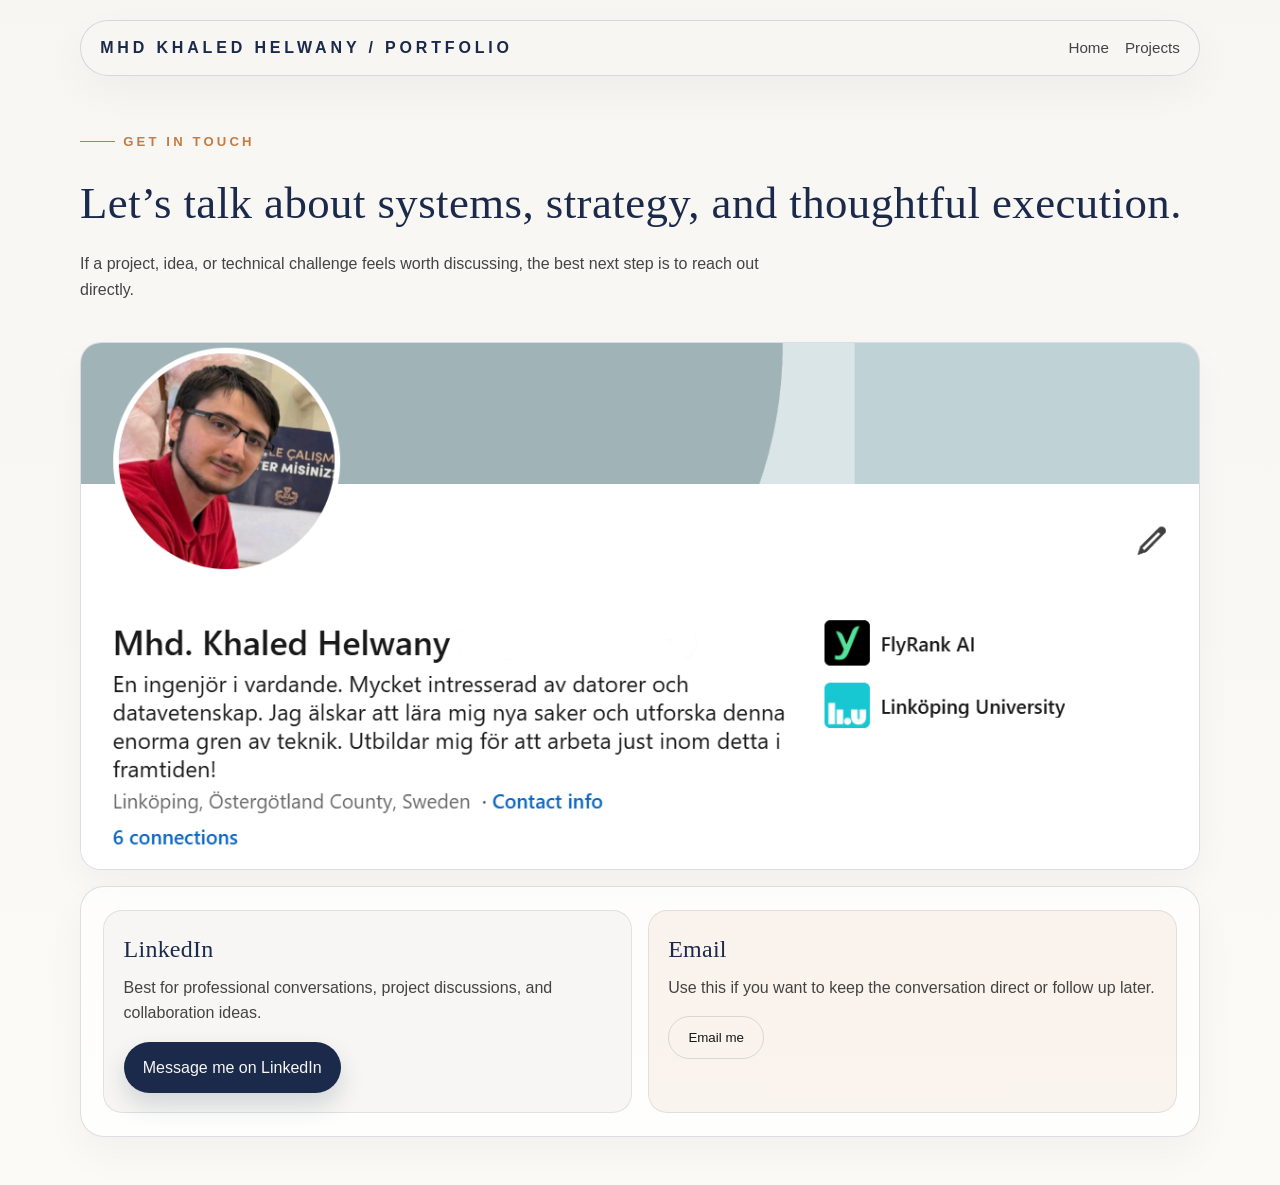
<file: contact.html>
<!DOCTYPE html>
<html lang="en">
  <head>
    <meta charset="UTF-8" />
    <meta name="viewport" content="width=device-width, initial-scale=1.0" />
    <meta
      name="description"
      content="Contact page for reaching out through LinkedIn or email."
    />
    <title>contact</title>
    <link rel="stylesheet" href="styles.css" />
  </head>
  <body>
    <div class="site-shell">
      <header class="site-header">
        <nav class="navbar" aria-label="Primary navigation">
          <a class="brand" href="index.html">Mhd Khaled Helwany / Portfolio</a>
          <div class="nav-links">
            <a href="index.html">Home</a>
            <a href="projects.html">Projects</a>
          </div>
        </nav>
      </header>

      <main>
        <section class="page-intro contact-intro" aria-labelledby="contact-title">
          <div class="eyebrow">Get in touch</div>
          <h1 id="contact-title">Let’s talk about systems, strategy, and thoughtful execution.</h1>
          <p>
            If a project, idea, or technical challenge feels worth discussing, the best next step is to reach out directly.
          </p>
        </section>

        <section class="section" aria-label="Contact actions">
          <div class="contact-banner">
            <img src="images/LinkedIn_banner.png" alt="LinkedIn banner" />
          </div>
          <div class="contact-card">
            <div class="contact-action">
              <h2>LinkedIn</h2>
              <p>Best for professional conversations, project discussions, and collaboration ideas.</p>
              <a class="btn btn-primary" href="https://www.linkedin.com/in/mhd-khaled-helwany-129b9b315" target="_blank" rel="noreferrer">Message me on LinkedIn</a>
            </div>
            <div class="contact-action contact-action-secondary">
              <h2>Email</h2>
              <p>Use this if you want to keep the conversation direct or follow up later.</p>
              <button class="btn btn-secondary email-trigger" type="button">Email me</button>
            </div>
          </div>
        </section>
      </main>
    </div>

    <div class="email-modal" id="emailModal" aria-hidden="true">
      <div class="email-modal-card" role="dialog" aria-modal="true" aria-labelledby="emailModalTitle">
        <button class="email-modal-close" type="button" aria-label="Close email dialog">×</button>
        <h3 id="emailModalTitle">My email address</h3>
        <p>Use the button below to copy my email for later.</p>
        <div class="email-modal-row">
          <span class="email-address">MKhelwani@gmail.com</span>
          <button class="copy-email-btn" type="button">Copy</button>
        </div>
        <p class="email-status" aria-live="polite"></p>
      </div>
    </div>

    <script src="script.js"></script>
  </body>
</html>
</file>
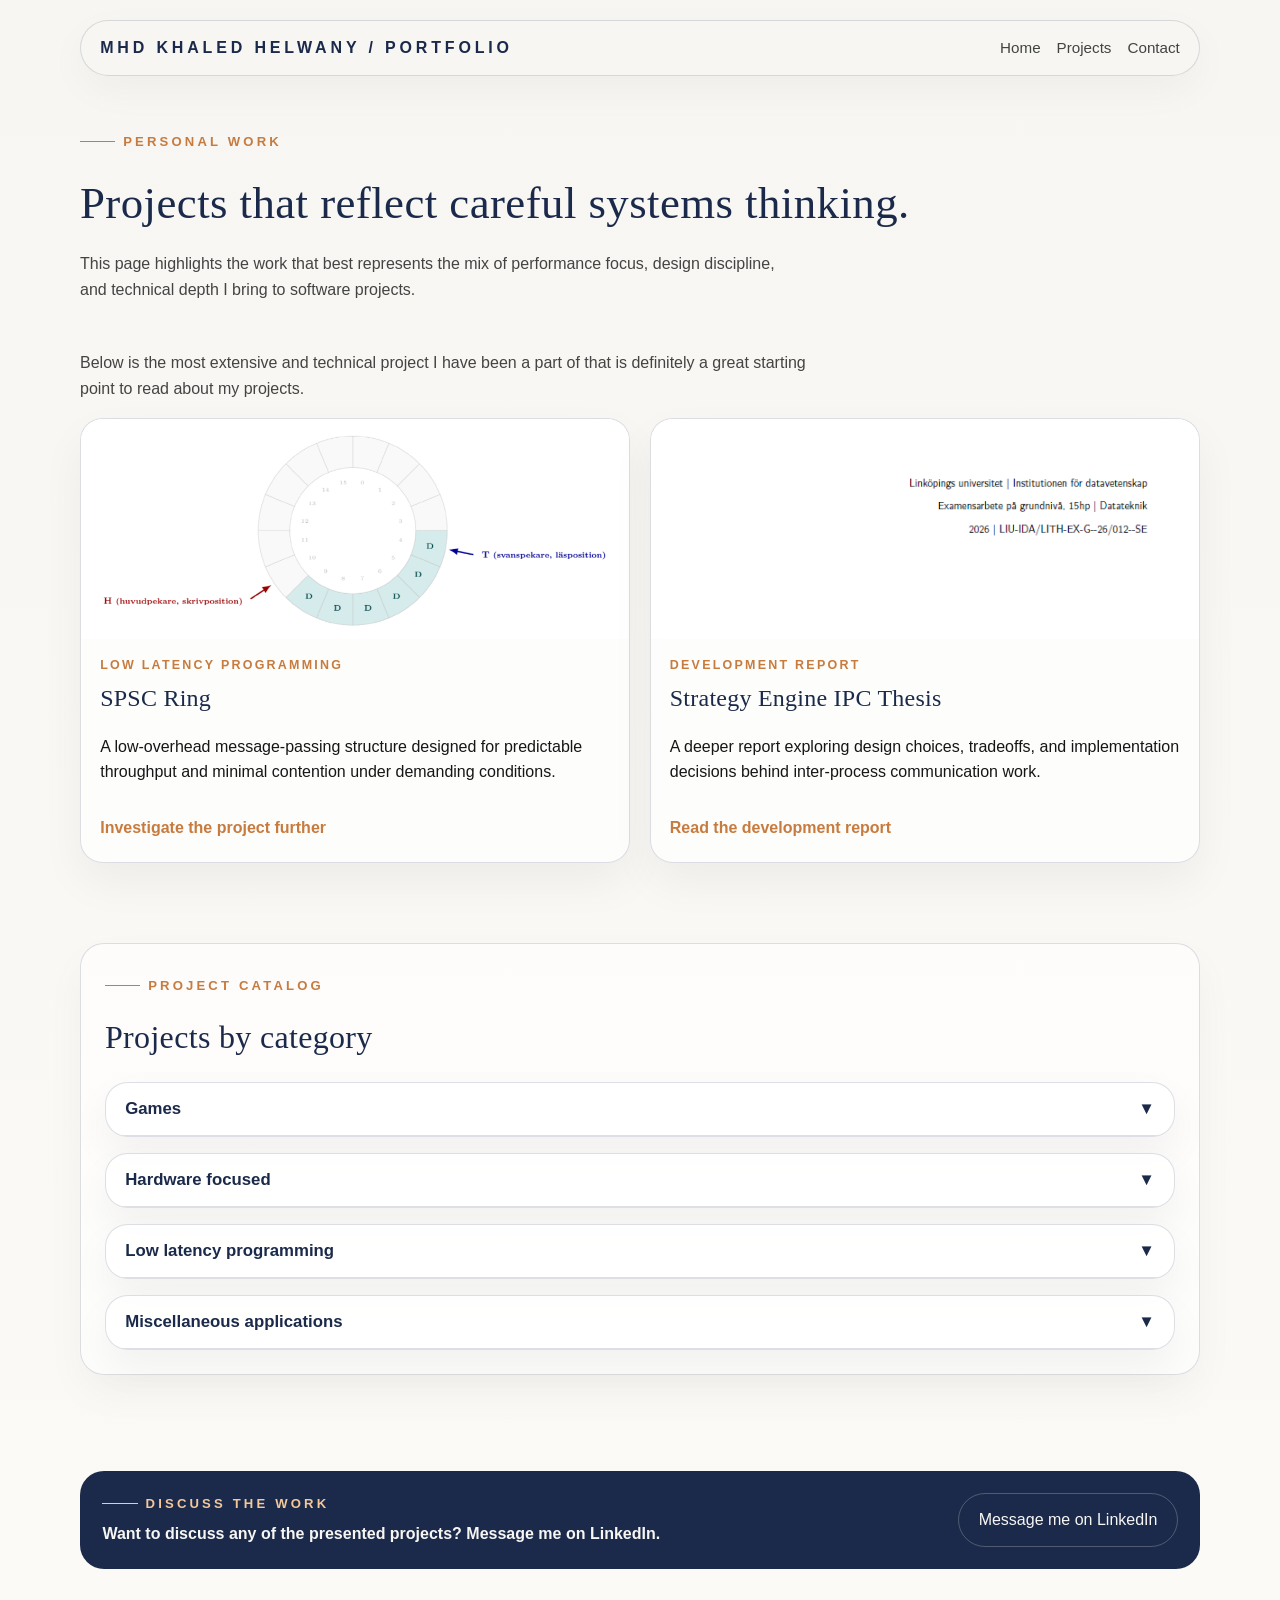
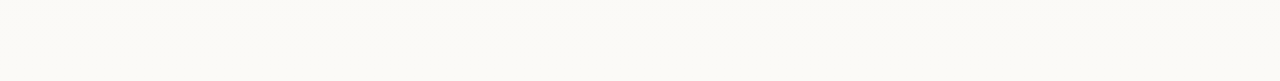
<file: projects.html>
<!DOCTYPE html>
<html lang="en">
  <head>
    <meta charset="UTF-8" />
    <meta name="viewport" content="width=device-width, initial-scale=1.0" />
    <meta
      name="description"
      content="Projects page featuring systems work, reports, and a portfolio overview for a low-latency engineering profile."
    />
    <title>Projects</title>
    <link rel="stylesheet" href="styles.css" />
  </head>
  <body>
    <div class="site-shell">
      <header class="site-header">
        <nav class="navbar" aria-label="Primary navigation">
          <a class="brand" href="index.html">Mhd Khaled Helwany / Portfolio</a>
          <div class="nav-links">
            <a href="index.html">Home</a>
            <a href="projects.html">Projects</a>
            <a href="contact.html">Contact</a>
          </div>
        </nav>
      </header>

      <main>
        <section class="page-intro" aria-labelledby="projects-title">
          <div class="eyebrow">Personal work</div>
          <h1 id="projects-title">Projects that reflect careful systems thinking.</h1>
          <p>
            This page highlights the work that best represents the mix of performance focus, design discipline, and technical depth I bring to software projects.
          </p>
        </section>

        <section class="section" aria-label="Highlighted work">
          <p class="project-intro-text">
            Below is the most extensive and technical project I have been a part of that is definitely a great starting point to read about my projects.
          </p>
          <div class="highlight-grid">
            <article class="project-card project-card-featured">
              <img src="images/SPSC.png" alt="Illustration of a single-producer, single-consumer ring buffer" />
              <div class="project-card-body">
                <p class="project-tag">Low latency programming</p>
                <h2>SPSC Ring</h2>
                <p>
                  A low-overhead message-passing structure designed for predictable throughput and minimal contention under demanding conditions.
                </p>
                <a class="page-link-btn" href="spsc.html">Investigate the project further</a>
              </div>
            </article>

            <article class="project-card">
              <img src="images/SPSC_report.png" alt="Development report covering strategy engine IPC design" />
              <div class="project-card-body">
                <p class="project-tag">Development report</p>
                <h2>Strategy Engine IPC Thesis</h2>
                <p>
                  A deeper report exploring design choices, tradeoffs, and implementation decisions behind inter-process communication work.
                </p>
                <a class="page-link-btn" href="report.html">Read the development report</a>
              </div>
            </article>
          </div>
        </section>

        <section class="section" id="project-catalog" aria-label="Project categories">
          <div class="section-card">
            <div class="eyebrow">Project catalog</div>
            <h2>Projects by category</h2>
            <div class="accordion-grid">
              <article class="accordion-panel">
                <button class="accordion-toggle" type="button" aria-expanded="false">
                  <span>Games</span>
                  <span class="accordion-icon">▼</span>
                </button>
                <div class="accordion-panel-content">
                  <article class="project-entry">
                    <img src="images/ctf.png" alt="Capture the flag gameplay screenshot" />
                    <div class="project-entry-body">
                      <h3>Capture the Flag</h3>
                      <p>
                        A Python game where the player pilots a tank to capture a flag from three enemy bases while avoiding defending tanks.
                      </p>
                      <a class="project-link" href="https://github.com/Mhd-Khaled-Helwany/Mhd-Khaled-Helwany-coding-projects/tree/main/Capture_The_Flag" target="_blank" rel="noreferrer">View on GitHub</a>
                    </div>
                  </article>
                </div>
              </article>

              <article class="accordion-panel">
                <button class="accordion-toggle" type="button" aria-expanded="false">
                  <span>Hardware focused</span>
                  <span class="accordion-icon">▼</span>
                </button>
                <div class="accordion-panel-content">
                  <article class="project-entry">
                    <img src="images/snake.jpeg" alt="Snake programmable chip project image" />
                    <div class="project-entry-body">
                      <h3>Snake</h3>
                      <p>
                        A complete microcomputer built in VHDL, running game logic from assembly in program memory on a programmable chip.
                      </p>
                      <a class="project-link" href="https://github.com/Mhd-Khaled-Helwany/Mhd-Khaled-Helwany-coding-projects/tree/main/Snake" target="_blank" rel="noreferrer">View on GitHub</a>
                    </div>
                  </article>
                  <article class="project-entry">
                    <img src="images/warehouse_robot.jpeg" alt="Warehouse robot hardware project" />
                    <div class="project-entry-body">
                      <h3>Warehouse Robot</h3>
                      <p>
                        A Raspberry Pi and AVR-based robot with sensors driving navigation logic in Python and low-level control code in C.
                      </p>
                      <a class="project-link" href="https://github.com/Mhd-Khaled-Helwany/Mhd-Khaled-Helwany-coding-projects/tree/main/Lagerrobot" target="_blank" rel="noreferrer">View on GitHub</a>
                    </div>
                  </article>
                </div>
              </article>

              <article class="accordion-panel">
                <button class="accordion-toggle" type="button" aria-expanded="false">
                  <span>Low latency programming</span>
                  <span class="accordion-icon">▼</span>
                </button>
                <div class="accordion-panel-content">
                  <article class="project-entry">
                    <img src="images/SPSC.png" alt="SPSC ring buffer project image" />
                    <div class="project-entry-body">
                      <h3>SPSC</h3>
                      <p>
                        An optimized C++ container built for fast, isolated market-data and strategy-engine communication between parallel HFT processes.
                      </p>
                      <a class="project-link" href="https://github.com/Mhd-Khaled-Helwany/Mhd-Khaled-Helwany-coding-projects/tree/main/SPSC" target="_blank" rel="noreferrer">View on GitHub</a>
                    </div>
                  </article>
                </div>
              </article>

              <article class="accordion-panel">
                <button class="accordion-toggle" type="button" aria-expanded="false">
                  <span>Miscellaneous applications</span>
                  <span class="accordion-icon">▼</span>
                </button>
                <div class="accordion-panel-content">
                  <article class="project-entry">
                    <img src="images/calendar.png" alt="Calendar app project screenshot" />
                    <div class="project-entry-body">
                      <h3>Calendar App</h3>
                      <p>
                        A Java OOP application for booking events, managing notifications, and exporting calendar data.
                      </p>
                      <a class="project-link" href="https://github.com/Mhd-Khaled-Helwany/Mhd-Khaled-Helwany-coding-projects/tree/main/Calendar" target="_blank" rel="noreferrer">View on GitHub</a>
                    </div>
                  </article>
                  <article class="project-entry">
                    <img src="images/pintos.png" alt="Pintos operating system project" />
                    <div class="project-entry-body">
                      <h3>Pintos</h3>
                      <p>
                        An operating system project enhanced in C to include a fully operational filesystem and core OS services.
                      </p>
                      <a class="project-link" href="https://github.com/Mhd-Khaled-Helwany/Mhd-Khaled-Helwany-coding-projects/tree/main/Pintos" target="_blank" rel="noreferrer">View on GitHub</a>
                    </div>
                  </article>
                </div>
              </article>
            </div>
          </div>
        </section>

        <section class="section" id="contact">
          <div class="cta-band">
            <div>
              <div class="eyebrow" style="color: #f4c899; margin-bottom: 0.4rem;">Discuss the work</div>
              <strong>Want to discuss any of the presented projects? Message me on LinkedIn.</strong>
            </div>
            <a class="btn btn-secondary" href="https://www.linkedin.com/in/mhd-khaled-helwany-129b9b315" target="_blank" rel="noreferrer">Message me on LinkedIn</a>
          </div>
        </section>
      </main>
    </div>
    <script src="script.js"></script>
  </body>
</html>
</file>
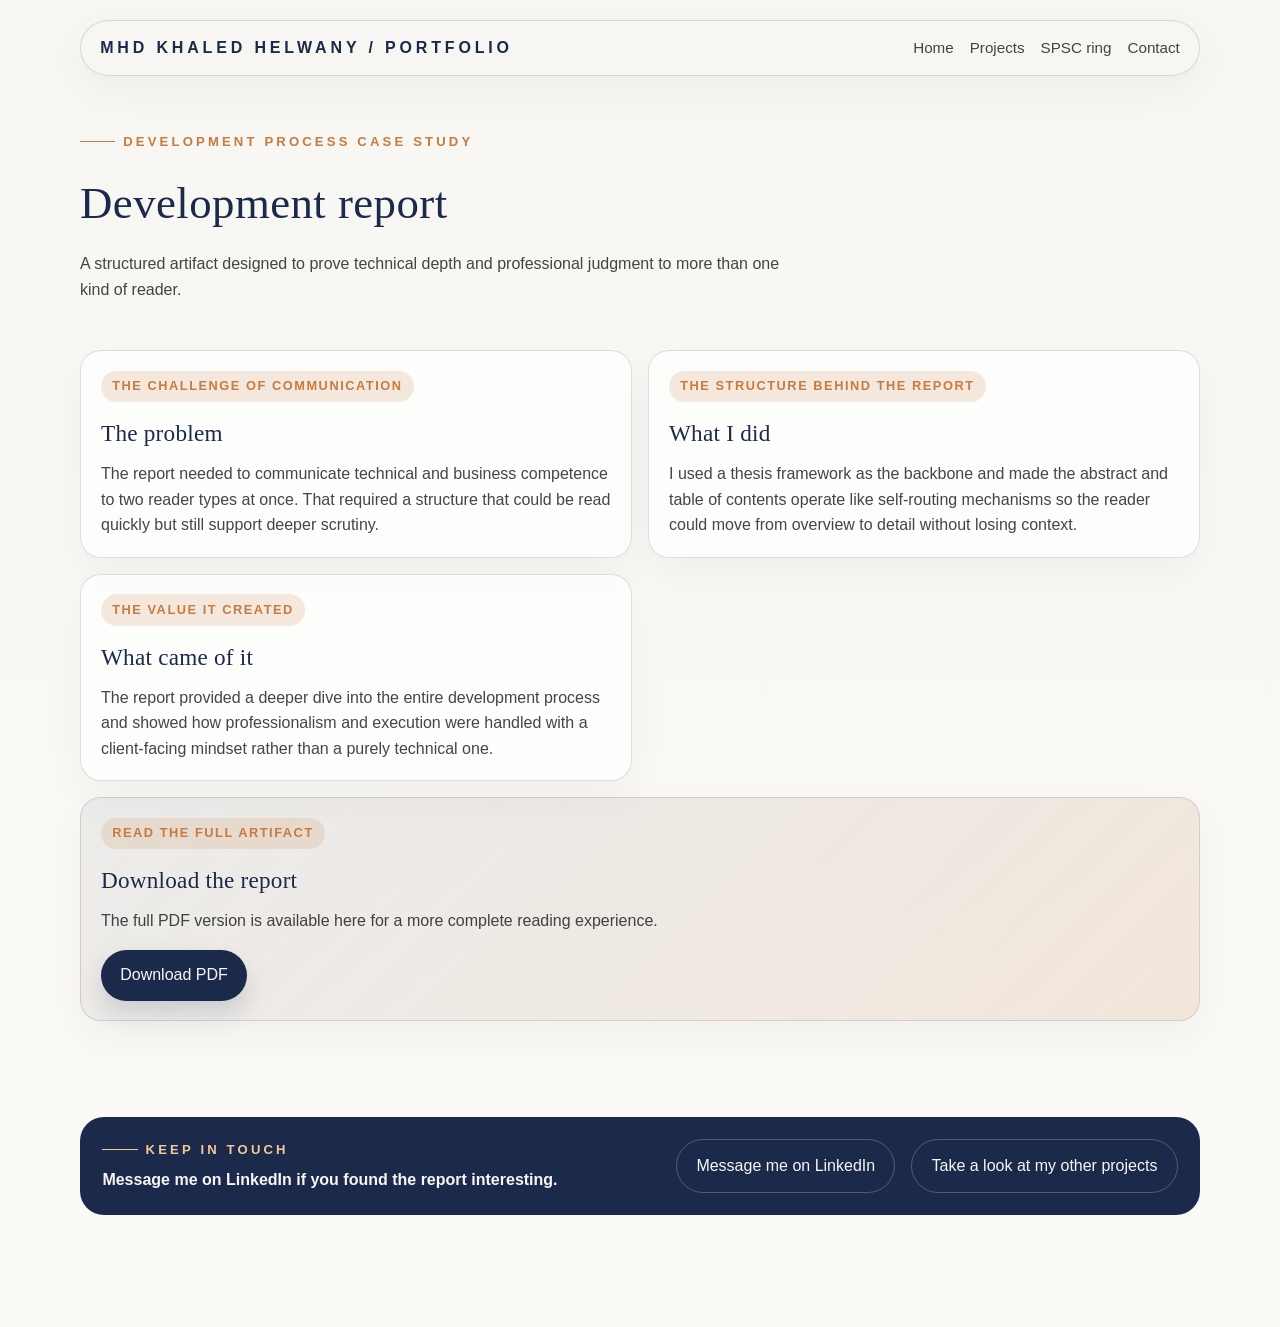
<file: report.html>
<!DOCTYPE html>
<html lang="en">
  <head>
    <meta charset="UTF-8" />
    <meta name="viewport" content="width=device-width, initial-scale=1.0" />
    <meta
      name="description"
      content="A development report page that expands on the project process and outcomes."
    />
    <title>report</title>
    <link rel="stylesheet" href="styles.css" />
  </head>
  <body>
    <div class="site-shell">
      <header class="site-header">
        <nav class="navbar" aria-label="Primary navigation">
          <a class="brand" href="index.html">Mhd Khaled Helwany / Portfolio</a>
          <div class="nav-links">
            <a href="index.html">Home</a>
            <a href="projects.html">Projects</a>
            <a href="spsc.html">SPSC ring</a>
            <a href="contact.html">Contact</a>
          </div>
        </nav>
      </header>

      <main>
        <section class="page-intro" aria-labelledby="report-title">
          <div class="eyebrow">Development process case study</div>
          <h1 id="report-title">Development report</h1>
          <p>
            A structured artifact designed to prove technical depth and professional judgment to more than one kind of reader.
          </p>
        </section>

        <section class="section report-layout" aria-label="Development report beats">
          <article class="story-card">
            <div class="story-badge">The challenge of communication</div>
            <h2>The problem</h2>
            <p>
              The report needed to communicate technical and business competence to two reader types at once. That required a structure that could be read quickly but still support deeper scrutiny.
            </p>
          </article>

          <article class="story-card">
            <div class="story-badge">The structure behind the report</div>
            <h2>What I did</h2>
            <p>
              I used a thesis framework as the backbone and made the abstract and table of contents operate like self-routing mechanisms so the reader could move from overview to detail without losing context.
            </p>
          </article>

          <article class="story-card">
            <div class="story-badge">The value it created</div>
            <h2>What came of it</h2>
            <p>
              The report provided a deeper dive into the entire development process and showed how professionalism and execution were handled with a client-facing mindset rather than a purely technical one.
            </p>
          </article>

          <article class="story-card story-card-highlight">
            <div class="story-badge">Read the full artifact</div>
            <h2>Download the report</h2>
            <p>
              The full PDF version is available here for a more complete reading experience.
            </p>
            <a class="btn btn-primary download-btn" href="downloads/development-report.pdf" download>Download PDF</a>
          </article>
        </section>

        <section class="section" id="contact">
          <div class="cta-band">
            <div>
              <div class="eyebrow" style="color: #f4c899; margin-bottom: 0.4rem;">Keep in touch</div>
              <strong>Message me on LinkedIn if you found the report interesting.</strong>
            </div>
            <div class="button-row">
              <a class="btn btn-secondary" href="https://www.linkedin.com/in/mhd-khaled-helwany-129b9b315" target="_blank" rel="noreferrer">Message me on LinkedIn</a>
              <a class="btn btn-secondary" href="projects.html#project-catalog">Take a look at my other projects</a>
            </div>
          </div>
        </section>
      </main>
    </div>
  </body>
</html>
</file>
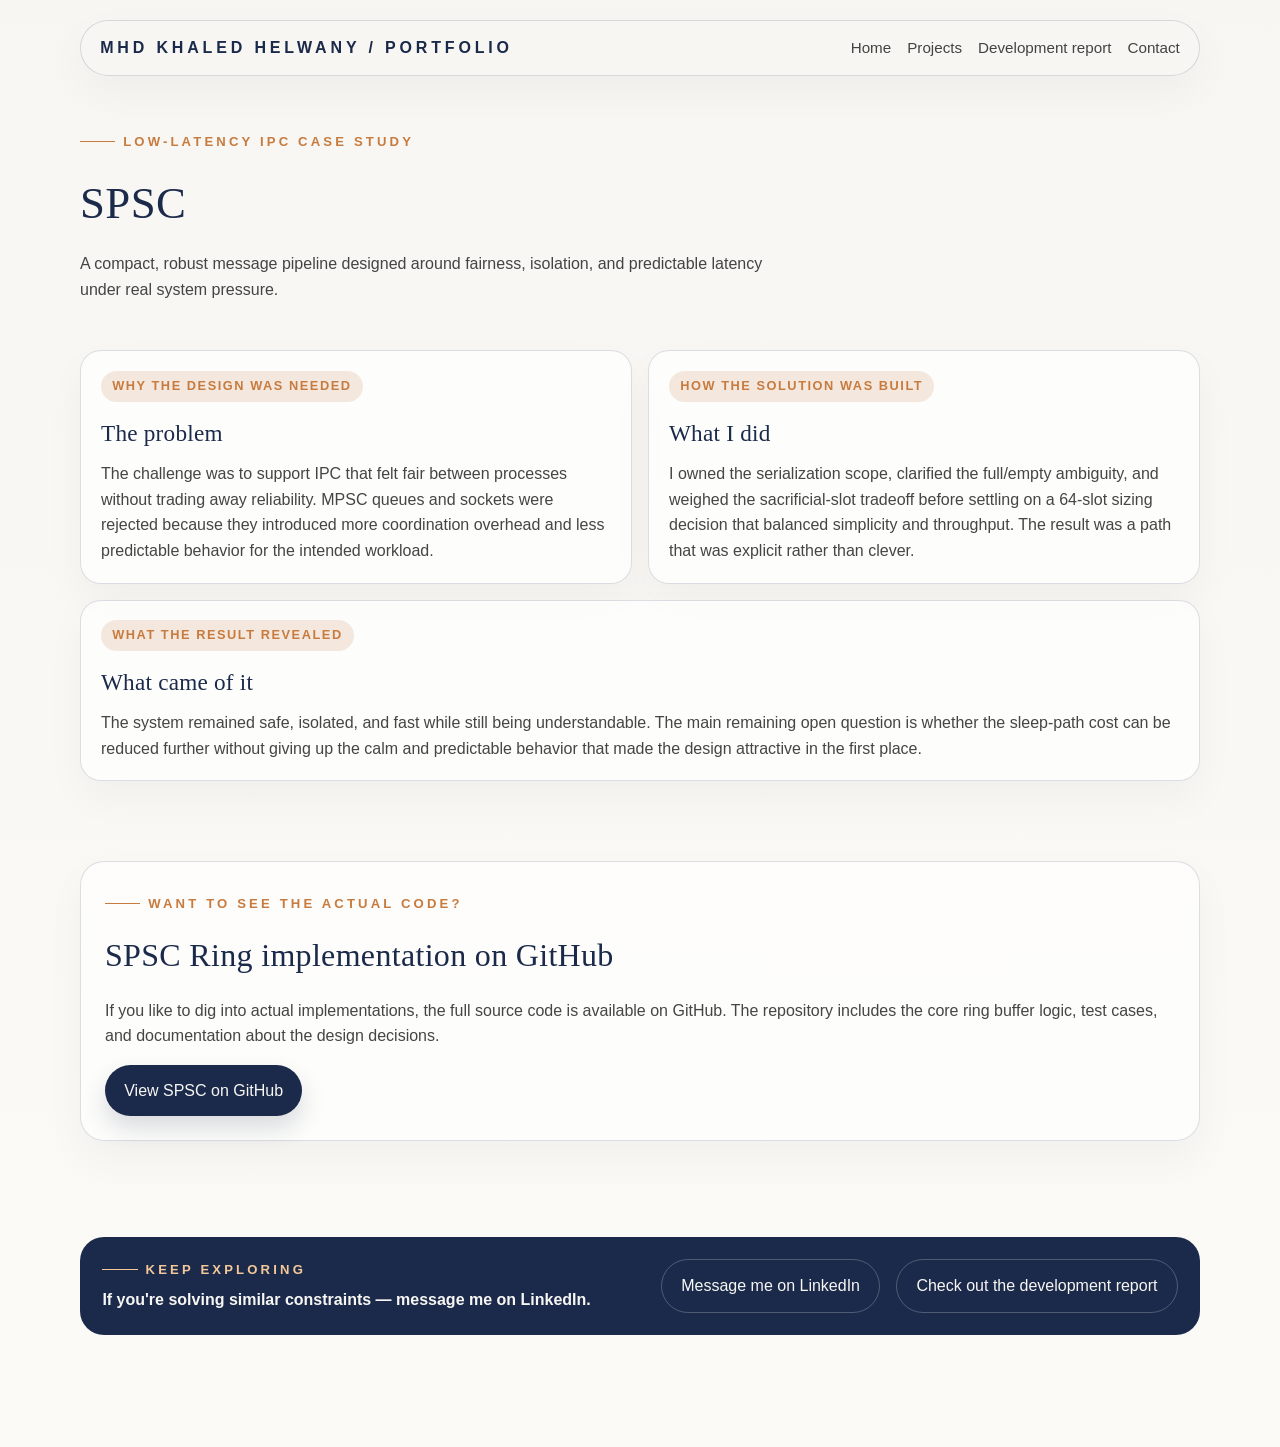
<file: spsc.html>
<!DOCTYPE html>
<html lang="en">
  <head>
    <meta charset="UTF-8" />
    <meta name="viewport" content="width=device-width, initial-scale=1.0" />
    <meta
      name="description"
      content="A case study page for the low-latency SPSC ring buffer project."
    />
    <title>SPSC</title>
    <link rel="stylesheet" href="styles.css" />
  </head>
  <body>
    <div class="site-shell">
      <header class="site-header">
        <nav class="navbar" aria-label="Primary navigation">
          <a class="brand" href="index.html">Mhd Khaled Helwany / Portfolio</a>
          <div class="nav-links">
            <a href="index.html">Home</a>
            <a href="projects.html">Projects</a>
            <a href="report.html">Development report</a>
            <a href="contact.html">Contact</a>
          </div>
        </nav>
      </header>

      <main>
        <section class="page-intro" aria-labelledby="case-title">
          <div class="eyebrow">Low-latency IPC case study</div>
          <h1 id="case-title">SPSC</h1>
          <p>
            A compact, robust message pipeline designed around fairness, isolation, and predictable latency under real system pressure.
          </p>
        </section>

        <section class="section story-layout" aria-label="Project narrative">
          <article class="story-card">
            <div class="story-badge">Why the design was needed</div>
            <h2>The problem</h2>
            <p>
              The challenge was to support IPC that felt fair between processes without trading away reliability. MPSC queues and sockets were rejected because they introduced more coordination overhead and less predictable behavior for the intended workload.
            </p>
          </article>

          <article class="story-card">
            <div class="story-badge">How the solution was built</div>
            <h2>What I did</h2>
            <p>
              I owned the serialization scope, clarified the full/empty ambiguity, and weighed the sacrificial-slot tradeoff before settling on a 64-slot sizing decision that balanced simplicity and throughput. The result was a path that was explicit rather than clever.
            </p>
          </article>

          <article class="story-card story-card-wide">
            <div class="story-badge">What the result revealed</div>
            <h2>What came of it</h2>
            <p>
              The system remained safe, isolated, and fast while still being understandable. The main remaining open question is whether the sleep-path cost can be reduced further without giving up the calm and predictable behavior that made the design attractive in the first place.
            </p>
          </article>
        </section>

        <section class="section" aria-label="SPSC implementation">
          <div class="section-card">
            <div class="eyebrow">Want to see the actual code?</div>
            <h2>SPSC Ring implementation on GitHub</h2>
            <p>
              If you like to dig into actual implementations, the full source code is available on GitHub. The repository includes the core ring buffer logic, test cases, and documentation about the design decisions.
            </p>
            <a class="btn btn-primary" href="https://github.com/Mhd-Khaled-Helwany/Mhd-Khaled-Helwany-coding-projects/tree/main/SPSC" target="_blank" rel="noreferrer">View SPSC on GitHub</a>
          </div>
        </section>

        <section class="section" id="contact">
          <div class="cta-band">
            <div>
              <div class="eyebrow" style="color: #f4c899; margin-bottom: 0.4rem;">Keep exploring</div>
              <strong>If you're solving similar constraints — message me on LinkedIn.</strong>
            </div>
            <div class="button-row">
              <a class="btn btn-secondary" href="https://www.linkedin.com/in/mhd-khaled-helwany-129b9b315" target="_blank" rel="noreferrer">Message me on LinkedIn</a>
              <a class="btn btn-secondary" href="report.html">Check out the development report</a>
            </div>
          </div>
        </section>
      </main>
    </div>
  </body>
</html>
</file>
<file: styles.css>
:root {
  --navy: #1B2A4A;
  --warm-black: #161616;
  --warm-white: #F7F6F3;
  --accent: #C77B3E;
  --border: rgba(27, 42, 74, 0.15);
}

* {
  box-sizing: border-box;
}

html {
  scroll-behavior: smooth;
}

body {
  margin: 0;
  font-family: "Bahnschrift", "Segoe UI", Arial, sans-serif;
  color: var(--warm-black);
  background: linear-gradient(180deg, var(--warm-white) 0%, #fbfaf7 100%);
  line-height: 1.6;
}

a {
  color: inherit;
  text-decoration: none;
}

img {
  display: block;
  max-width: 100%;
}

.site-shell {
  width: min(1120px, calc(100% - 2rem));
  margin: 0 auto;
}

.site-header {
  padding: 1.25rem 0 0;
}

.navbar {
  display: flex;
  justify-content: space-between;
  align-items: center;
  padding: 0.9rem 1.2rem;
  border: 1px solid var(--border);
  border-radius: 999px;
  background: rgba(247, 246, 243, 0.85);
  backdrop-filter: blur(10px);
  box-shadow: 0 14px 40px rgba(22, 22, 22, 0.04);
}

.brand {
  font-size: 1rem;
  font-weight: 700;
  text-transform: uppercase;
  letter-spacing: 0.24em;
  color: var(--navy);
}

.nav-links {
  display: flex;
  gap: 1rem;
  align-items: center;
  font-size: 0.95rem;
}

.nav-links a {
  color: var(--warm-black);
  opacity: 0.8;
}

.nav-links a:hover,
.nav-links a:focus-visible {
  opacity: 1;
  color: var(--navy);
}

.hero {
  padding: 4.5rem 0 3rem;
}

.hero-content {
  display: grid;
  gap: 2rem;
  grid-template-columns: minmax(0, 1.2fr) minmax(240px, 0.55fr);
  align-items: center;
}

.hero-copy {
  max-width: 700px;
}

.eyebrow {
  display: inline-flex;
  align-items: center;
  gap: 0.5rem;
  font-size: 0.82rem;
  font-weight: 700;
  letter-spacing: 0.24em;
  text-transform: uppercase;
  color: var(--accent);
  margin-bottom: 1rem;
}

.eyebrow::before {
  content: "";
  width: 2.2rem;
  height: 1px;
  background: currentColor;
}

h1,
h2,
.hero-heading {
  font-family: "Freestyle Script", "Brush Script MT", cursive;
  font-weight: 400;
  letter-spacing: 0.01em;
}

.hero h1 {
  font-size: clamp(2.5rem, 4.3vw, 4.25rem);
  line-height: 0.95;
  margin: 0 0 1rem;
  color: var(--navy);
}

.hero p {
  font-size: 1.05rem;
  margin: 0 0 1.6rem;
  color: rgba(22, 22, 22, 0.8);
  max-width: 640px;
}

.button-row {
  display: flex;
  flex-wrap: wrap;
  gap: 1rem;
}

.btn {
  display: inline-flex;
  align-items: center;
  justify-content: center;
  padding: 0.8rem 1.2rem;
  border-radius: 999px;
  transition: transform 180ms ease, box-shadow 180ms ease, background 180ms ease;
}

.btn:hover,
.btn:focus-visible {
  transform: translateY(-2px);
}

.btn-primary {
  background: var(--navy);
  color: var(--warm-white);
  box-shadow: 0 12px 24px rgba(27, 42, 74, 0.16);
}

.btn-secondary {
  background: transparent;
  border: 1px solid var(--border);
  color: var(--warm-black);
}

.hero-card {
  border: 1px solid var(--border);
  border-radius: 1.6rem;
  background: linear-gradient(135deg, rgba(27, 42, 74, 0.06), rgba(199, 123, 62, 0.12));
  padding: 1rem;
  box-shadow: 0 24px 60px rgba(22, 22, 22, 0.06);
  justify-self: end;
  width: min(100%, 320px);
}

.hero-card img {
  border-radius: 50%;
  width: 100%;
  aspect-ratio: 1 / 1;
  object-fit: cover;
  cursor: zoom-in;
  border: 4px solid rgba(247, 246, 243, 0.9);
}

.section {
  padding: 2rem 0 3rem;
}

.section-card {
  border: 1px solid var(--border);
  border-radius: 1.5rem;
  background: rgba(255, 255, 255, 0.6);
  padding: 1.5rem;
  box-shadow: 0 18px 40px rgba(22, 22, 22, 0.04);
}

.section-card h2 {
  font-size: 2rem;
  margin: 0 0 0.6rem;
  color: var(--navy);
}

.section-card p,
.section-card li {
  color: rgba(22, 22, 22, 0.8);
}

.project-intro-text {
  margin: 0 0 1rem;
  font-size: 1rem;
  color: rgba(22, 22, 22, 0.8);
  max-width: 760px;
}

.page-intro {
  padding: 3rem 0 1rem;
}

.page-intro h1 {
  font-size: clamp(2.2rem, 3.5vw, 3rem);
  margin: 0 0 0.7rem;
  color: var(--navy);
}

.page-intro p {
  max-width: 700px;
  margin: 0;
  color: rgba(22, 22, 22, 0.8);
}

.highlight-grid {
  display: grid;
  gap: 1.2rem;
  grid-template-columns: repeat(2, minmax(0, 1fr));
}

.project-card {
  border: 1px solid var(--border);
  border-radius: 1.4rem;
  background: rgba(255, 255, 255, 0.7);
  overflow: hidden;
  box-shadow: 0 20px 45px rgba(22, 22, 22, 0.05);
}

.project-card img {
  width: 100%;
  height: 220px;
  object-fit: cover;
  object-position: top center;
}

.project-card-body {
  padding: 1.1rem 1.2rem 1.3rem;
}

.project-card h2 {
  margin: 0.2rem 0 0.4rem;
  color: var(--navy);
  font-size: 1.5rem;
}

.page-link-btn {
  display: inline-flex;
  margin-top: 0.9rem;
  color: var(--accent);
  font-weight: 700;
}

.project-tag {
  margin: 0;
  color: var(--accent);
  text-transform: uppercase;
  letter-spacing: 0.18em;
  font-size: 0.78rem;
  font-weight: 700;
}

.accordion-grid {
  display: grid;
  gap: 1rem;
  margin-top: 1.2rem;
}

.accordion-panel {
  border: 1px solid var(--border);
  border-radius: 1.4rem;
  overflow: hidden;
  background: rgba(255, 255, 255, 0.85);
  box-shadow: 0 18px 40px rgba(22, 22, 22, 0.05);
}

.accordion-toggle {
  width: 100%;
  display: flex;
  justify-content: space-between;
  align-items: center;
  padding: 1rem 1.2rem;
  border: none;
  border-bottom: 1px solid var(--border);
  background: transparent;
  color: var(--navy);
  font-size: 1.05rem;
  font-weight: 700;
  cursor: pointer;
}

.accordion-toggle:hover,
.accordion-toggle:focus-visible {
  background: rgba(27, 42, 74, 0.04);
}

.accordion-icon {
  transition: transform 180ms ease;
}

.accordion-toggle[aria-expanded="true"] .accordion-icon {
  transform: rotate(180deg);
}

.accordion-panel-content {
  max-height: 0;
  overflow: hidden;
  transition: max-height 240ms ease, padding 240ms ease;
  padding: 0 1.2rem;
}

.accordion-panel-content.open {
  padding: 1rem 1.2rem 1.2rem;
}

.project-entry {
  display: grid;
  gap: 1rem;
  align-items: start;
  grid-template-columns: 1fr;
  padding: 1rem 0;
  border-bottom: 1px solid rgba(27, 42, 74, 0.08);
}

.project-entry:last-child {
  border-bottom: none;
}

.project-entry-body {
  display: grid;
  gap: 0.65rem;
  order: 1;
}

.project-entry img {
  width: 100%;
  height: auto;
  object-fit: contain;
  object-position: center;
  border-radius: 1rem;
  order: 2;
}

.project-entry-body h3 {
  margin: 0;
  color: var(--navy);
}

.project-link {
  display: inline-flex;
  color: var(--accent);
  font-weight: 700;
}

@media (min-width: 780px) {
  .project-entry {
    grid-template-columns: 220px minmax(0, 1fr);
  }
}

.category-placeholder {
  margin: 0;
  color: rgba(22, 22, 22, 0.66);
  font-style: italic;
}

.contact-intro {
  padding-bottom: 0.5rem;
}

.contact-banner {
  margin-bottom: 1rem;
  border: 1px solid var(--border);
  border-radius: 1.3rem;
  overflow: hidden;
  background: rgba(255, 255, 255, 0.7);
  box-shadow: 0 16px 36px rgba(22, 22, 22, 0.04);
}

.contact-banner img {
  width: 100%;
  height: auto;
  display: block;
  object-fit: cover;
}

.contact-card {
  border: 1px solid var(--border);
  border-radius: 1.5rem;
  background: rgba(255, 255, 255, 0.7);
  box-shadow: 0 18px 40px rgba(22, 22, 22, 0.04);
  padding: 1.4rem;
  display: grid;
  gap: 1rem;
  grid-template-columns: repeat(2, minmax(0, 1fr));
}

.contact-action {
  padding: 1.2rem;
  border-radius: 1.2rem;
  background: rgba(247, 246, 243, 0.9);
  border: 1px solid rgba(27, 42, 74, 0.1);
}

.contact-action-secondary {
  background: rgba(199, 123, 62, 0.08);
}

.contact-action h2 {
  margin: 0 0 0.4rem;
  color: var(--navy);
  font-size: 1.5rem;
}

.contact-action p {
  margin: 0 0 1rem;
  color: rgba(22, 22, 22, 0.8);
}

.case-grid {
  display: grid;
  gap: 1.2rem;
  grid-template-columns: 1.1fr 0.9fr;
  margin-top: 1.2rem;
  align-items: center;
}

.case-copy ul {
  padding-left: 1.2rem;
  margin: 1rem 0 0;
}

.case-copy li + li {
  margin-top: 0.4rem;
}

.case-link {
  display: inline-flex;
  margin-top: 1rem;
  color: var(--accent);
  font-weight: 700;
}

.proof-grid {
  display: grid;
  gap: 1.2rem;
  grid-template-columns: 1fr 1fr;
  margin-top: 1.2rem;
}

.metric {
  padding: 1rem 1.2rem;
  border-radius: 1rem;
  background: linear-gradient(135deg, rgba(199, 123, 62, 0.16), rgba(27, 42, 74, 0.06));
  border: 1px solid rgba(199, 123, 62, 0.2);
}

.metric strong {
  display: block;
  font-size: 1.3rem;
  color: var(--navy);
  margin-bottom: 0.3rem;
}

.bio {
  padding: 0.9rem 0 0;
  font-size: 1.05rem;
}

.cta-band {
  margin: 1rem 0 4rem;
  padding: 1.4rem;
  border-radius: 1.5rem;
  background: var(--navy);
  color: var(--warm-white);
  display: flex;
  justify-content: space-between;
  align-items: flex-start;
  gap: 1rem;
  flex-wrap: wrap;
}

.cta-band > div:first-child {
  display: flex;
  flex-direction: column;
  justify-content: center;
  min-height: 44px;
}

.cta-band .btn-secondary {
  color: var(--warm-white);
  border-color: rgba(247, 246, 243, 0.24);
}

.story-layout,
.report-layout {
  display: grid;
  gap: 1rem;
  grid-template-columns: repeat(2, minmax(0, 1fr));
}

.story-card {
  border: 1px solid var(--border);
  border-radius: 1.3rem;
  padding: 1.2rem 1.25rem;
  background: rgba(255, 255, 255, 0.7);
  box-shadow: 0 18px 40px rgba(22, 22, 22, 0.04);
}

.story-card-wide,
.story-card-highlight {
  grid-column: 1 / -1;
}

.story-badge {
  display: inline-flex;
  padding: 0.35rem 0.7rem;
  border-radius: 999px;
  background: rgba(199, 123, 62, 0.16);
  color: var(--accent);
  font-size: 0.8rem;
  font-weight: 700;
  letter-spacing: 0.12em;
  text-transform: uppercase;
  margin-bottom: 0.8rem;
}

.story-card h2 {
  margin: 0 0 0.55rem;
  font-size: 1.45rem;
  color: var(--navy);
}

.story-card p {
  margin: 0;
  color: rgba(22, 22, 22, 0.8);
}

.story-card-highlight {
  background: linear-gradient(135deg, rgba(27, 42, 74, 0.06), rgba(199, 123, 62, 0.14));
}

.download-btn {
  margin-top: 1rem;
  width: fit-content;
}

.lightbox {
  position: fixed;
  inset: 0;
  background: rgba(22, 22, 22, 0.86);
  display: none;
  align-items: center;
  justify-content: center;
  padding: 2rem;
  z-index: 10;
}

.lightbox.open {
  display: flex;
}

.lightbox img {
  max-width: min(900px, 100%);
  max-height: min(80vh, 100%);
  border-radius: 1rem;
  box-shadow: 0 24px 70px rgba(0, 0, 0, 0.35);
}

.lightbox button {
  position: absolute;
  top: 1.2rem;
  right: 1.2rem;
  border: none;
  border-radius: 999px;
  width: 2.5rem;
  height: 2.5rem;
  background: rgba(247, 246, 243, 0.9);
  color: var(--warm-black);
  cursor: pointer;
  font-size: 1.1rem;
}

.email-modal {
  position: fixed;
  inset: 0;
  background: rgba(22, 22, 22, 0.62);
  display: none;
  align-items: center;
  justify-content: center;
  padding: 1rem;
  z-index: 12;
}

.email-modal.open {
  display: flex;
}

.email-modal-card {
  position: relative;
  width: min(420px, 100%);
  background: var(--warm-white);
  border-radius: 1.2rem;
  padding: 1.35rem;
  box-shadow: 0 24px 70px rgba(0, 0, 0, 0.24);
}

.email-modal-card h3 {
  margin: 0 0 0.4rem;
  color: var(--navy);
}

.email-modal-card p {
  margin: 0 0 0.8rem;
  color: rgba(22, 22, 22, 0.8);
}

.email-modal-row {
  display: flex;
  align-items: center;
  justify-content: space-between;
  gap: 0.8rem;
  flex-wrap: wrap;
  padding: 0.85rem 1rem;
  border-radius: 0.9rem;
  background: rgba(27, 42, 74, 0.06);
}

.email-address {
  font-weight: 700;
  color: var(--navy);
}

.copy-email-btn,
.email-modal-close {
  border: none;
  cursor: pointer;
}

.copy-email-btn {
  padding: 0.6rem 0.9rem;
  border-radius: 999px;
  background: var(--navy);
  color: var(--warm-white);
}

.email-modal-close {
  position: absolute;
  top: 0.7rem;
  right: 0.8rem;
  background: transparent;
  font-size: 1.2rem;
  color: var(--warm-black);
}

.email-status {
  min-height: 1.2rem;
  margin-top: 0.8rem;
  color: var(--accent);
  font-weight: 700;
}

@media (max-width: 780px) {
  .hero {
    padding-top: 3rem;
  }

  .hero-content {
    grid-template-columns: 1fr;
  }

  .hero-card {
    justify-self: start;
    width: min(100%, 260px);
  }

  .case-grid,
  .proof-grid,
  .highlight-grid,
  .category-grid,
  .story-layout,
  .report-layout,
  .contact-card {
    grid-template-columns: 1fr;
  }

  .navbar {
    border-radius: 1.2rem;
    flex-direction: column;
    gap: 0.8rem;
  }

  .nav-links {
    flex-wrap: wrap;
    justify-content: center;
  }
}
</file>
